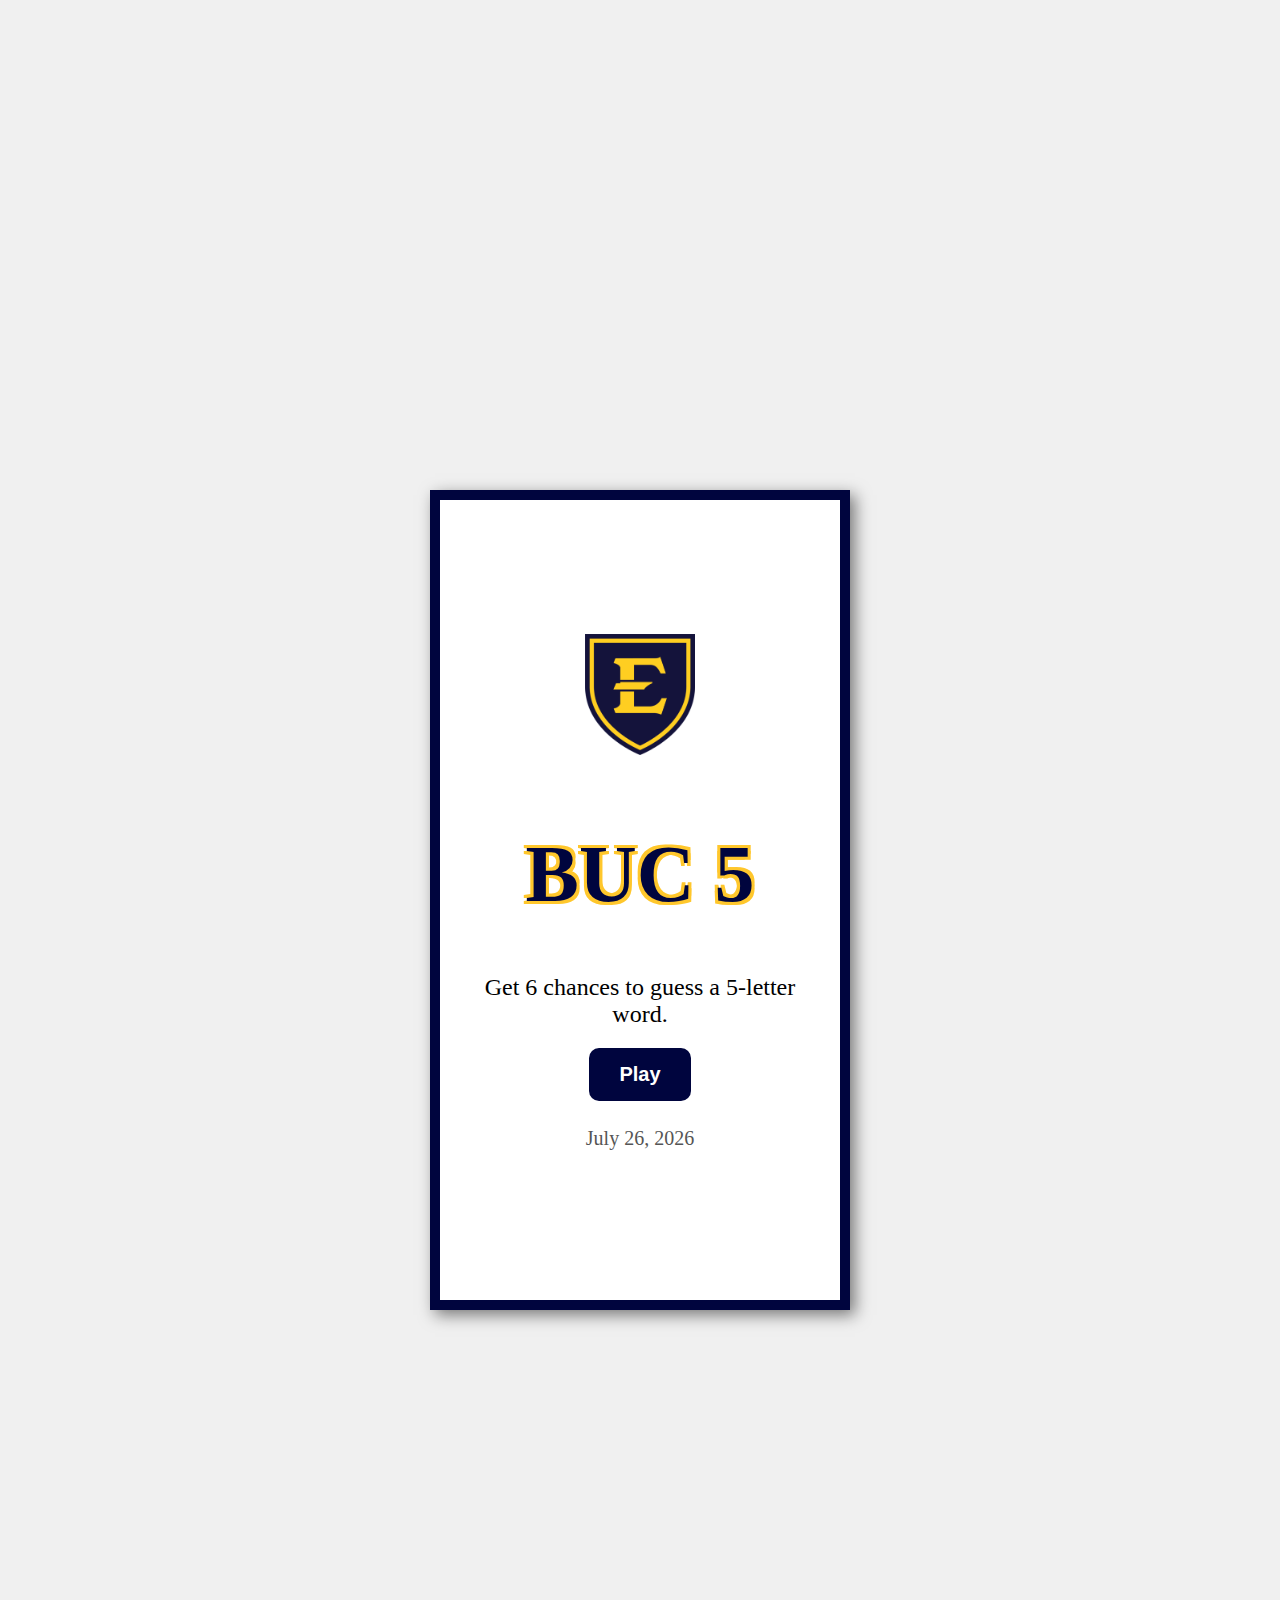
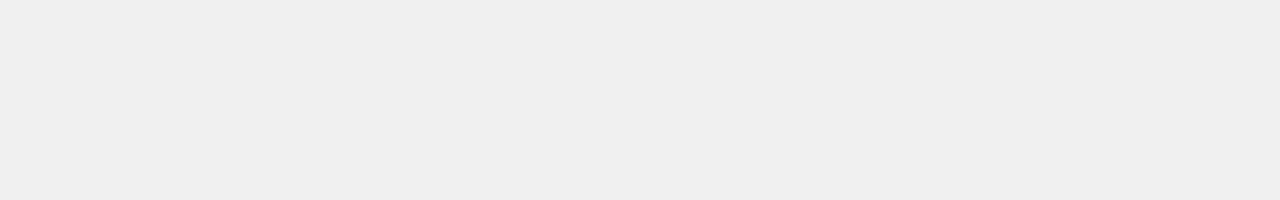
<file: Game/index.html>
<html lang="en">
<head>
  <meta charset="UTF-8" />
  <meta name="viewport" content="width=device-width, initial-scale=1.0" />
  <title>BUC 5</title>
  <link rel="stylesheet" href="style/main.css" />
</head>
<body>
  <div class="frame">
    <!-- Top Section containing logo and text -->
    <div class="top-section">
      <!-- ETSU Logo scaled down to ~75% of the original size -->
      <img id = "logo" src="images/ETSU Logo.png" alt="ETSU Logo" />
      <!-- Main header text ("BUC 5") -->
      <h1 class="header">BUC 5</h1>
     
      <!-- Smaller Description text -->
      <p class="description">Get 6 chances to guess a 5-letter word.</p>
      
    </div>
    <!-- Bottom Section with Play Button anchored from the bottom -->
    <div class="bottom-section">
      <button class="button" onclick="window.location.href='Game.html'">Play</button>
    </div>

    <!-- Today's Date -->
    <p> <span id="current-date"></span></p>
  </div>
  <script src="script/main.js"></script>
</body>
</html>
</file>
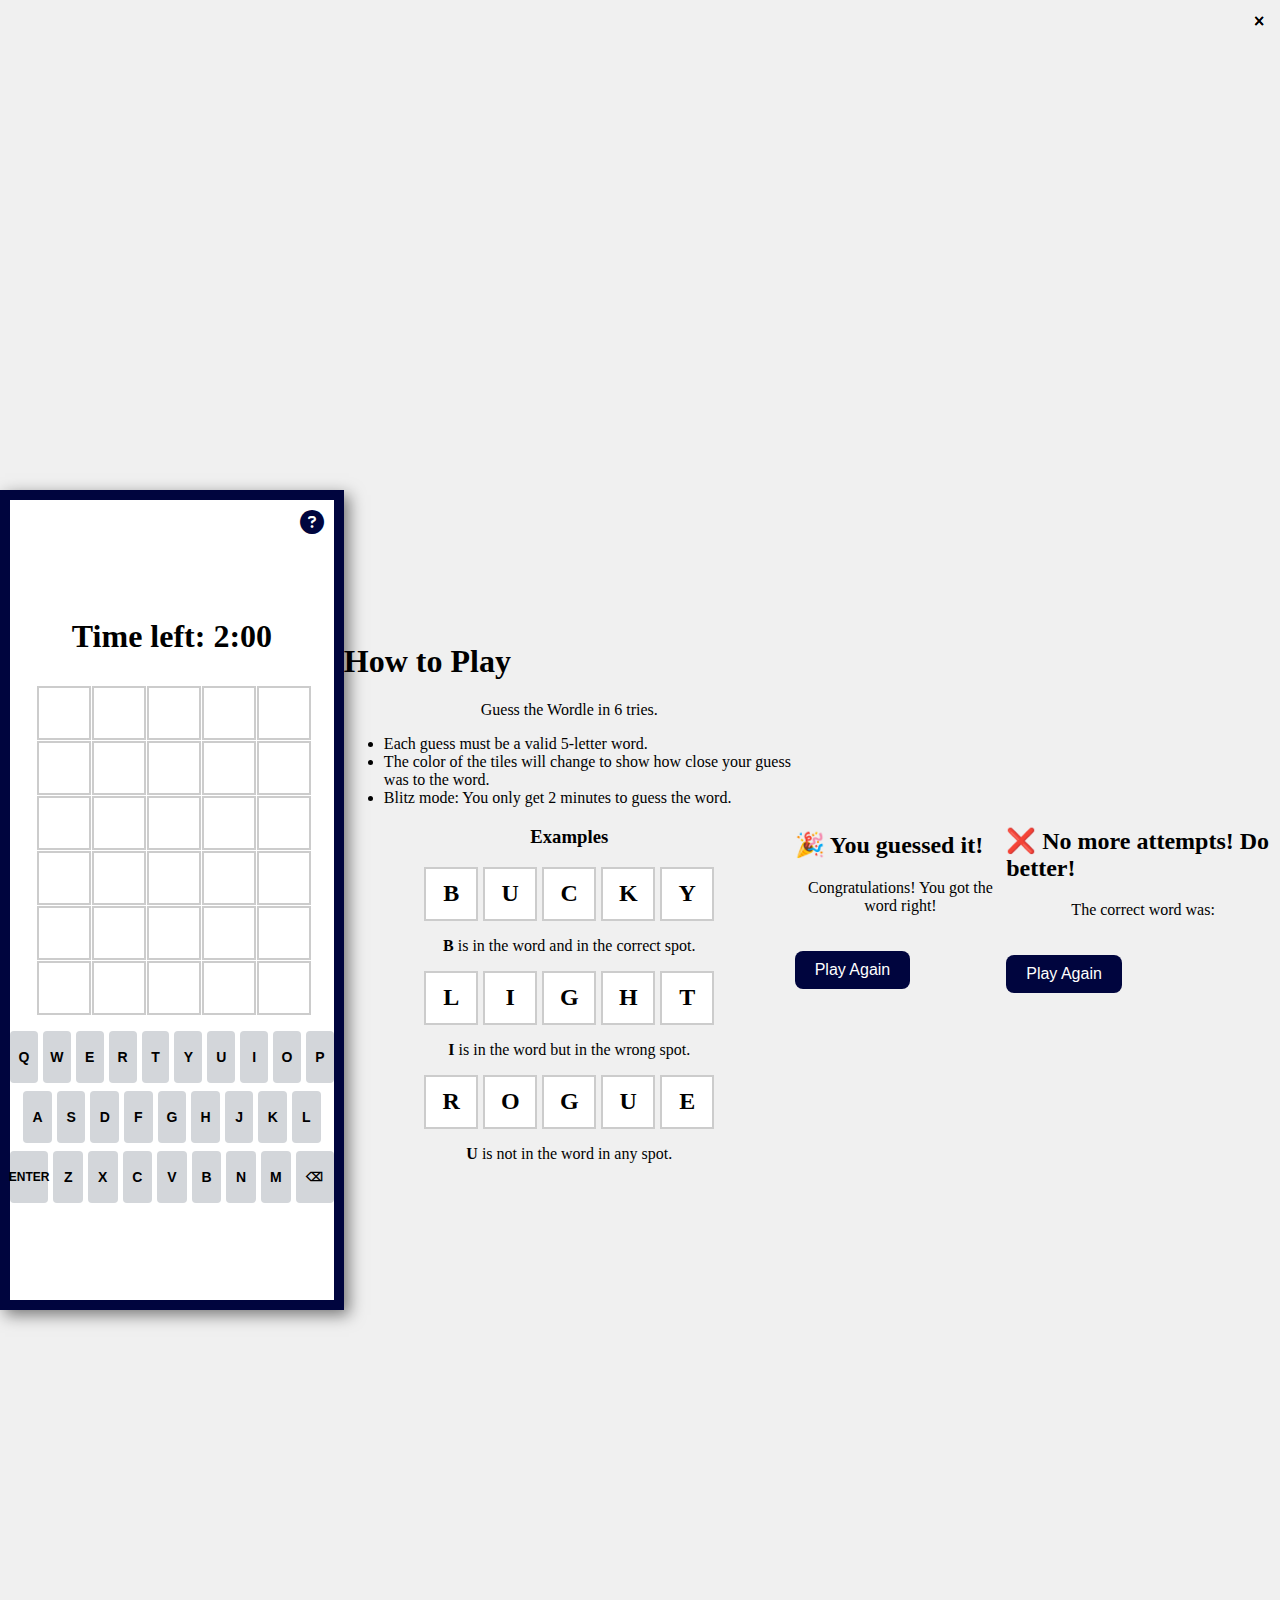
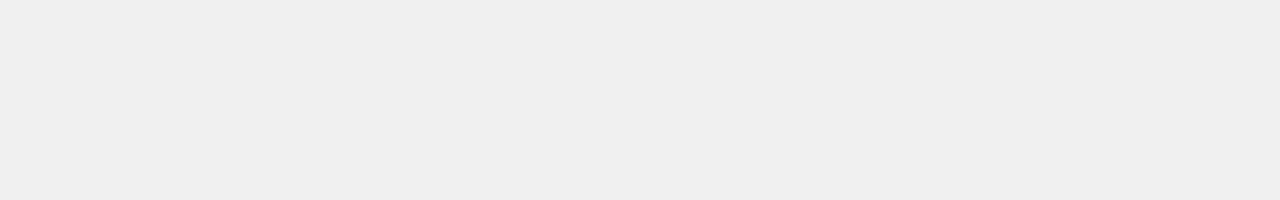
<file: Game/blitz.html>
<!DOCTYPE html>
<html lang="en">
<head>
  <meta charset="UTF-8" />
  <meta name="viewport" content="width=device-width, initial-scale=1.0"/>
  <title>BUC 5 - Game</title>
  <link rel="stylesheet" href="style/main.css" />
  <link rel="stylesheet" href="style/game.css" />
  <link rel="stylesheet" href="https://cdnjs.cloudflare.com/ajax/libs/font-awesome/6.5.0/css/all.min.css">
</head>
<body>

  <div class="frame">
    <div class="spacer"></div>
    <!-- Help icon -->
    <i class="fa-solid fa-circle-question help-icon" onclick="document.getElementById('helpModal').style.display='block'"></i>
    <h1 id="timer">Time left: 2:00</h1>
    
    <div class="grid">
      <!-- line one -->
      <div class="cell"></div>
      <div class="cell"></div>
      <div class="cell"></div>
      <div class="cell"></div>
      <div class="cell"></div>
      <!-- line two -->
      <div class="cell"></div>
      <div class="cell"></div>
      <div class="cell"></div>
      <div class="cell"></div>
      <div class="cell"></div>
      <!-- line three -->
      <div class="cell"></div>
      <div class="cell"></div>
      <div class="cell"></div>
      <div class="cell"></div>
      <div class="cell"></div>
      <!-- line four -->
      <div class="cell"></div>
      <div class="cell"></div>
      <div class="cell"></div>
      <div class="cell"></div>
      <div class="cell"></div>
      <!-- line five -->
      <div class="cell"></div>
      <div class="cell"></div>
      <div class="cell"></div>
      <div class="cell"></div>
      <div class="cell"></div>
      <!-- line six -->
      <div class="cell"></div>
      <div class="cell"></div>
      <div class="cell"></div>
      <div class="cell"></div>
      <div class="cell"></div>
    </div>

    
    <!-- Keyboard section with buttons -->
    <div class="keyboard">
      <!-- First row -->
      <div class="keyboard-row">
        <button class="key">Q</button>
        <button class="key">W</button>
        <button class="key">E</button>
        <button class="key">R</button>
        <button class="key">T</button>
        <button class="key">Y</button>
        <button class="key">U</button>
        <button class="key">I</button>
        <button class="key">O</button>
        <button class="key">P</button>
      </div>
      
      <!-- Second row -->
      <div class="keyboard-row">
        <div class="spacer half"></div>
        <button class="key">A</button>
        <button class="key">S</button>
        <button class="key">D</button>
        <button class="key">F</button>
        <button class="key">G</button>
        <button class="key">H</button>
        <button class="key">J</button>
        <button class="key">K</button>
        <button class="key">L</button>
        <div class="spacer half"></div>
      </div>
      
      <!-- Third row -->
      <div class="keyboard-row">
        <button class="key wide">ENTER</button>
        <button class="key">Z</button>
        <button class="key">X</button>
        <button class="key">C</button>
        <button class="key">V</button>
        <button class="key">B</button>
        <button class="key">N</button>
        <button class="key">M</button>
        <button class="key wide">⌫</button>
      </div>
    </div>
    <div class="spacer"></div>
  </div>

  <!-- How to play pop-up window -->
  <div id="helpModal" class="modal">
    <div class="modal-content">
      <span class="close-button" onclick="document.getElementById('helpModal').style.display='none'">&times;</span>
      <h1>How to Play</h1>
      <p>Guess the Wordle in 6 tries.</p>
      <ul>
        <li>Each guess must be a valid 5-letter word.</li>
        <li>The color of the tiles will change to show how close your guess was to the word.</li>
        <li>Blitz mode: You only get 2 minutes to guess the word.</li>
      </ul>
      <!-- Reuses cell styling for examples -->
      <h3>Examples</h3>
      <div class="example">
        <div class="cell correct">B</div>
        <div class="cell">U</div>
        <div class="cell">C</div>
        <div class="cell">K</div>
        <div class="cell">Y</div>
      </div>
      <p><strong>B</strong> is in the word and in the correct spot.</p>
      <div class="example">
        <div class="cell">L</div>
        <div class="cell present">I</div>
        <div class="cell">G</div>
        <div class="cell">H</div>
        <div class="cell">T</div>
      </div>
      <p><strong>I</strong> is in the word but in the wrong spot.</p>
      <div class="example">
        <div class="cell">R</div>
        <div class="cell">O</div>
        <div class="cell">G</div>
        <div class="cell absent">U</div>
        <div class="cell">E</div>
      </div>
      <p><strong>U</strong> is not in the word in any spot.</p>
    </div>
  </div>

  <!-- Win Pop-up -->
  <div id="winModal" class="modal">
    <div class="modal-content">
      <span class="close-button" onclick="document.getElementById('winModal').style.display='none'">&times;</span>
      <h2>🎉 You guessed it!</h2>
      <p>Congratulations! You got the word right!</p>
      <button class="play-again-button" onclick="location.reload();">
        Play Again
      </button>
    </div>
  </div>

  <!-- Lose Pop-up -->
  <div id="loseModal" class="modal">
    <div class="modal-content">
      <span class="close-button" onclick="document.getElementById('loseModal').style.display='none'">&times;</span>
      <h2>❌ No more attempts! Do better!</h2>
      <p>The correct word was: <span id="correctWord"></span></p>
      <button class="play-again-button" onclick="location.reload();">
        Play Again
      </button>
    </div>
  </div>

  <script src="script/blitz.js"></script>
</body>
</html>
</file>
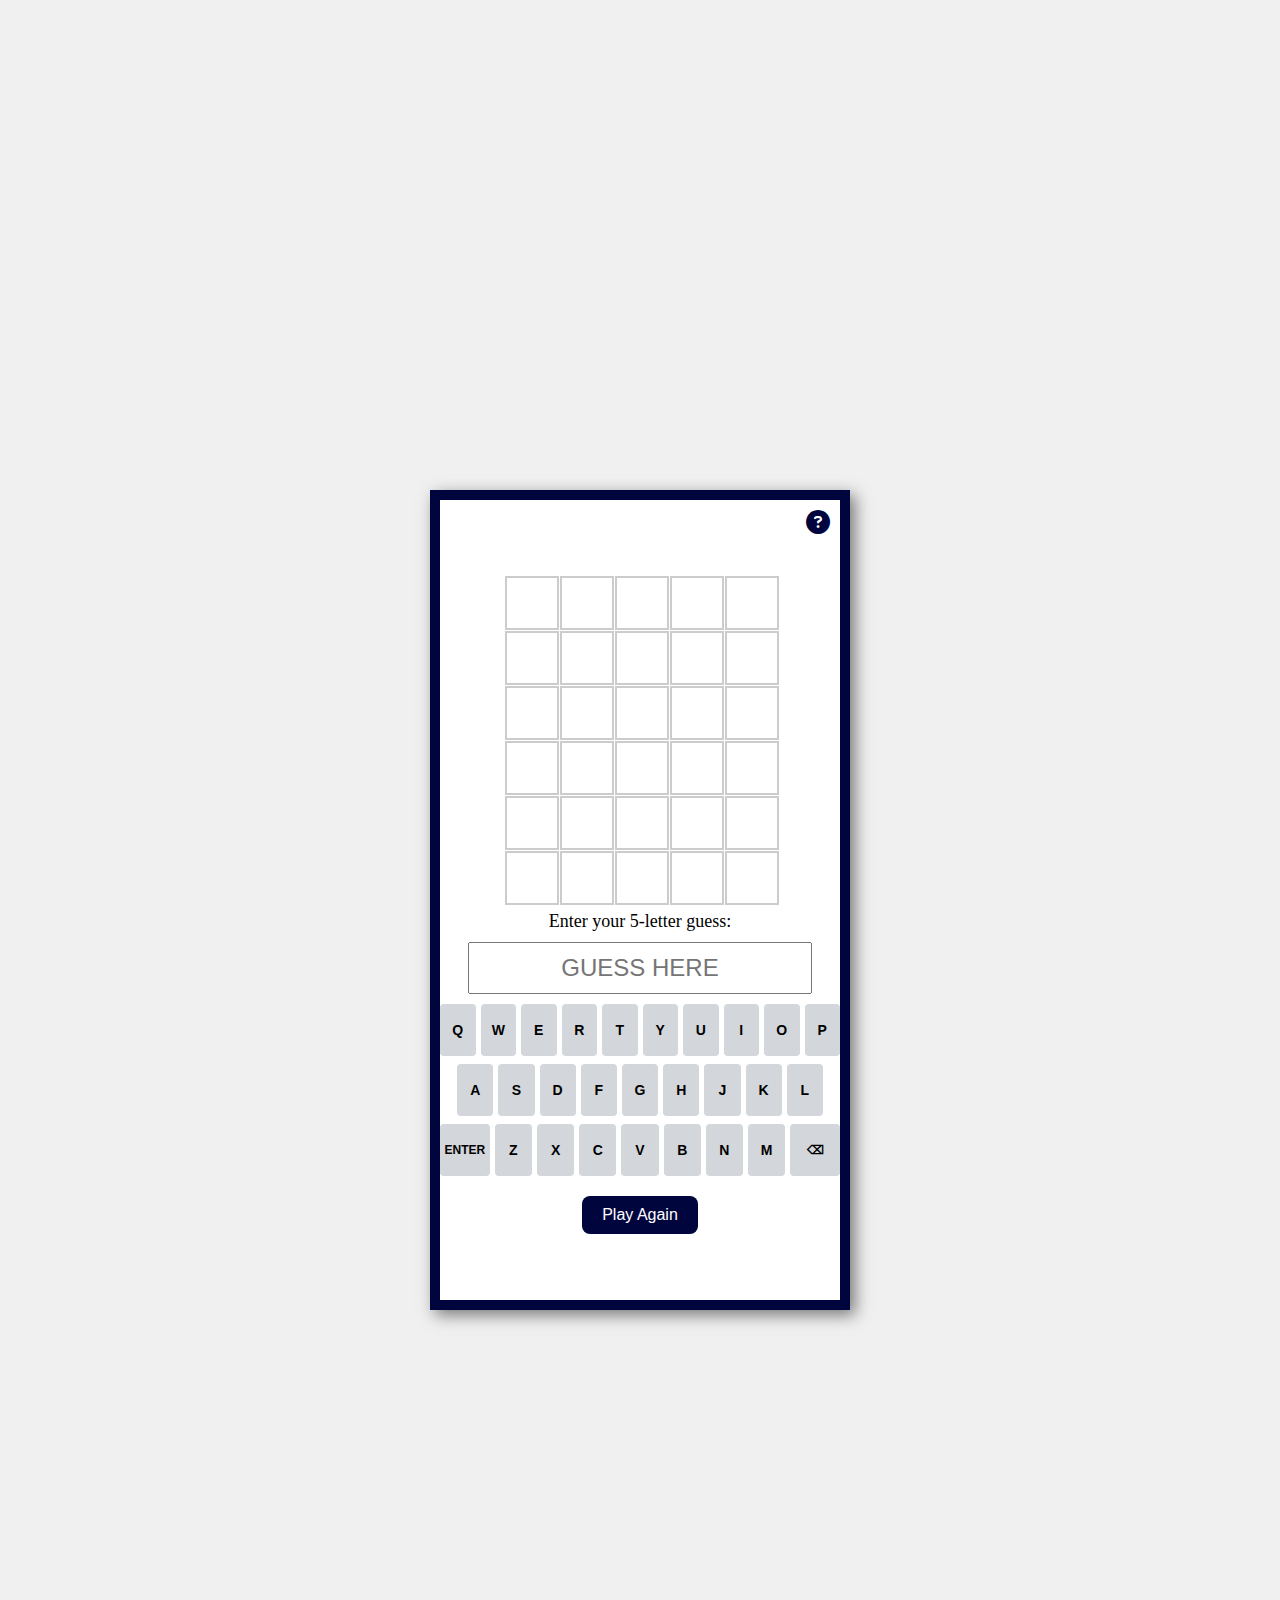
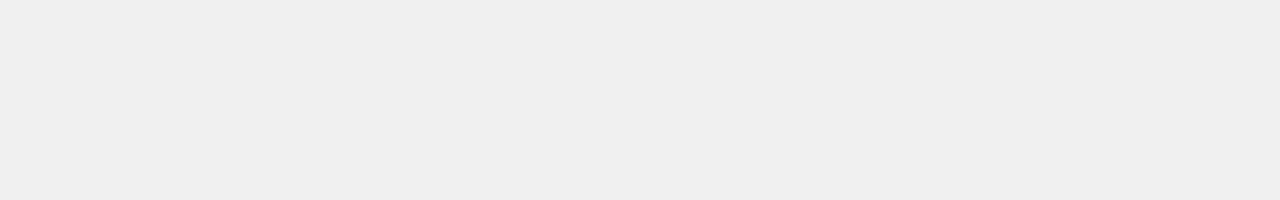
<file: Game/game.html>
<!DOCTYPE html>
<html lang="en">
<head>
  <meta charset="UTF-8" />
  <meta name="viewport" content="width=device-width, initial-scale=1.0"/>
  <title>BUC 5 - Game</title>
  <link rel="stylesheet" href="style/main.css" />
  <link rel="stylesheet" href="style/game.css" />
  <link rel="stylesheet" href="https://cdnjs.cloudflare.com/ajax/libs/font-awesome/6.5.0/css/all.min.css">
</head>
<body>

  <div class="frame">
    <i class="fa-solid fa-circle-question help-icon" onclick="document.getElementById('helpModal').style.display='block'"></i>
    
    <div class="grid">
      <!-- line one -->
      <div class="cell"></div>
      <div class="cell"></div>
      <div class="cell"></div>
      <div class="cell"></div>
      <div class="cell"></div>
      <!-- line two -->
      <div class="cell"></div>
      <div class="cell"></div>
      <div class="cell"></div>
      <div class="cell"></div>
      <div class="cell"></div>
      <!-- line three -->
      <div class="cell"></div>
      <div class="cell"></div>
      <div class="cell"></div>
      <div class="cell"></div>
      <div class="cell"></div>
      <!-- line four -->
      <div class="cell"></div>
      <div class="cell"></div>
      <div class="cell"></div>
      <div class="cell"></div>
      <div class="cell"></div>
      <!-- line five -->
      <div class="cell"></div>
      <div class="cell"></div>
      <div class="cell"></div>
      <div class="cell"></div>
      <div class="cell"></div>
      <!-- line six -->
      <div class="cell"></div>
      <div class="cell"></div>
      <div class="cell"></div>
      <div class="cell"></div>
      <div class="cell"></div>
    </div>
    <label for="word-input" class="input-label">Enter your 5-letter guess:</label>
    <input
      type="text"
      id="word-input"
      maxlength="5"
      class="word-input"
      placeholder="Guess here"
    />
    
    <!-- Keyboard section with buttons -->
    <div class="keyboard">
      <!-- First row -->
      <div class="keyboard-row">
        <button class="key">Q</button>
        <button class="key">W</button>
        <button class="key">E</button>
        <button class="key">R</button>
        <button class="key">T</button>
        <button class="key">Y</button>
        <button class="key">U</button>
        <button class="key">I</button>
        <button class="key">O</button>
        <button class="key">P</button>
      </div>
      
      <!-- Second row -->
      <div class="keyboard-row">
        <div class="spacer half"></div>
        <button class="key">A</button>
        <button class="key">S</button>
        <button class="key">D</button>
        <button class="key">F</button>
        <button class="key">G</button>
        <button class="key">H</button>
        <button class="key">J</button>
        <button class="key">K</button>
        <button class="key">L</button>
        <div class="spacer half"></div>
      </div>
      
      <!-- Third row -->
      <div class="keyboard-row">
        <button class="key wide">ENTER</button>
        <button class="key">Z</button>
        <button class="key">X</button>
        <button class="key">C</button>
        <button class="key">V</button>
        <button class="key">B</button>
        <button class="key">N</button>
        <button class="key">M</button>
        <button class="key wide">⌫</button>
      </div>
    </div>

    <button class="play-again-button" onclick="location.reload();">
      Play Again
    </button>
  </div>

  <div id="helpModal" class="help-menu">
    <div class="help-menu-content">
      <span class="close-button" onclick="document.getElementById('helpModal').style.display='none'">&times;</span>
      <h1>How to Play</h1>
      <p>Guess the Wordle in 6 tries.</p>
      <ul>
        <li>Each guess must be a valid 5-letter word.</li>
        <li>The color of the tiles will change to show how close your guess was to the word.</li>
      </ul>
      <h3>Examples</h3>
      <div class="example">
        <div class="cell">B</div>
        <div class="cell">U</div>
        <div class="cell">C</div>
        <div class="cell">K</div>
        <div class="cell">Y</div>
      </div>
      <p><strong>B</strong> is in the word and in the correct spot.</p>
      <div class="example">
        <div class="cell">L</div>
        <div class="cell">I</div>
        <div class="cell">G</div>
        <div class="cell">H</div>
        <div class="cell">T</div>
      </div>
      <p><strong>I</strong> is in the word but in the wrong spot.</p>
      <div class="example">
        <div class="cell">R</div>
        <div class="cell">O</div>
        <div class="cell">G</div>
        <div class="cell">U</div>
        <div class="cell">E</div>
      </div>
      <p><strong>U</strong> is not in the word in any spot.</p>
    </div>
  </div>

  <script src="script/main.js"></script>
</body>
</html>
</file>
<file: Game/style/main.css>
body {
    margin: 0;
    padding: 0;
    background-color: #f0f0f0;
    display: flex;
    justify-content: center;
    align-items: center;
    height: 200vh;

}
.frame {
    width: 400px;
    height: 800px;
    border: 10px solid #00053E;
    box-shadow: 5px 5px 15px rgba(0, 0, 0, 0.5);
    background-color: white;
    display: flex;
    justify-content: center;
    align-items: center;
    flex-direction: column;
    position: relative;
}
.header {
    font-size: 80px;
    font-weight: bold;
    color: #00053E;
    text-shadow: 
        -3px -3px 0 #FFC72C,  
            3px -3px 0 #FFC72C,
        -3px  3px 0 #FFC72C,
            3px  3px 0 #FFC72C;
}


/* Top Section */
.top-section {
  width: 100%;
  text-align: center;
}
/* Scale logo down to about 75% (from 150px to ~110px) */
#logo {
  width: 110px;
  margin-bottom: 20px;
}
/* Main header "BUC 5" using original style */


/* Description text made a bit smaller and with reduced bottom margin */
.description {
  font-size: 24px;
  color: #000000;
  margin: 10px 40px 20px;
  text-align: center;
}
/* Bottom section for the Play button. Add a little bottom margin so the button is anchored up from the border */
.bottom-section {
  width: 100%;
  display: flex;
  justify-content: center;
  margin-bottom: 10px;
}
/* Updated button style */
.button {
  padding: 15px 30px;
  font-size: 20px;
  font-weight: bold;
  color: #fff;
  background-color: #00053E;
  border: none;
  border-radius: 10px;
  cursor: pointer;
}

#current-date {
  margin-top: 24px; /* Add spacing above the date */
  font-size: 20px;  /* Optional: Adjust font size */
  color: #555;      /* Optional: Change text color */
}
</file>
<file: Game/style/game.css>
.input-label {
    font-size: 18px;
    margin-bottom: 10px;
}

.word-input {
    font-size: 24px;
    padding: 10px;
    text-transform: uppercase;
    width: 80%;
    text-align: center;
}

.play-again-button {
    margin-top: 20px;
    padding: 10px 20px;
    font-size: 1rem;
    border: none;
    background-color: #00053E;
    color: white;
    border-radius: 8px;
    cursor: pointer;
  }

  .help-icon {
    position: absolute;
    top: 10px;
    right: 10px;
    font-size: 24px;
    cursor: pointer;
    background: none;
    border: none;
    color: #00053E;
  }
  
  .help-menu {
    display: none;
    position: fixed;
    z-index: 100;
    left: 0;
    top: 0;
    width: 100%;
    height: 100%;
    overflow: auto;
    background-color: rgba(0, 0, 0, 0.5);
  }
  
  .help-menu-content {
    background-color: #fff;
    margin: 15% auto;
    padding: 20px;
    border-radius: 10px;
    width: 80%;
    max-width: 400px;
    position: relative;
  }

  .help-menu-content h1, h3, p {
    text-align: center;
  }
  
  .example {
    display: flex;
    gap: 5px;
    justify-content: center;
    margin: 10px 0;
  }

  .close-button {
    position: absolute;
    top: 10px;
    right: 15px;
    font-size: 20px;
    font-weight: bold;
    cursor: pointer;
    color: #000;
  }

.grid {
    display: grid;
    grid-template-columns: repeat(5, 50px);
    grid-template-rows: repeat(6, 50px);
    gap: 5px;
    align-content: center;
    padding: 10px;
}

.cell {
    width: 50px;
    height: 50px;
    background-color: #ffffff;
    border: 2px solid #cccccc;
    display: flex;
    justify-content: center;
    align-items: center;
    font-size: 24px;
    font-weight: bold;
    text-transform: uppercase;
}

/* Keyboard styling */
.keyboard {
    display: flex;
    flex-direction: column;
    gap: 8px;
    margin-top: 10px;
    width: 100%;
    max-width: 500px;
    padding: 0 10px;
}

.keyboard-row {
    display: flex;
    justify-content: center;
    gap: 5px;
    width: 100%;
}

.key {
    font-size: 14px;
    font-weight: bold;
    border: none;
    border-radius: 4px;
    background-color: #d3d6da;
    color: #000000;
    height: 52px;
    flex: 1;
    display: flex;
    justify-content: center;
    align-items: center;
    min-width: 0;
    cursor: pointer;
    outline: none;
}

/* Subtle hover effect */
.key:hover {
    background-color: #c9ccd1;
}

/* Subtle active/pressed effect */
.key:active {
    background-color: #bbbec3;
}

.key.wide {
    flex: 1.5;
    font-size: 12px;
}

.spacer {
    flex: 0.5;
}

/* Color states for future use - not super dark */
.key.correct {
    background-color: #6aaa64;
    color: white;
}

.key.present {
    background-color: #c9b458;
    color: white;
}

.key.absent {
    background-color: #a4a7aa;
    color: white;
}
</file>
